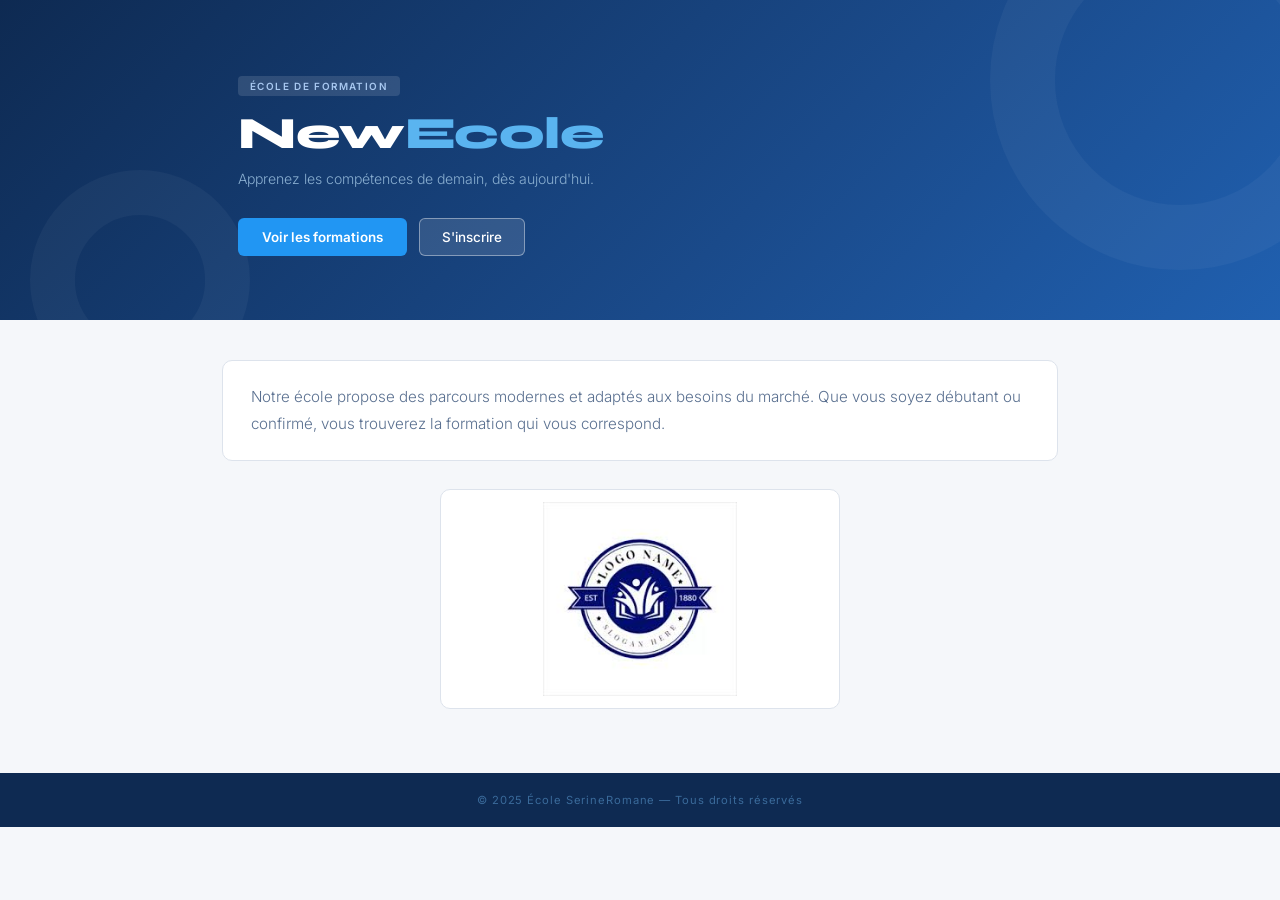
<file: index.html>
<!DOCTYPE html>
<html lang="fr">
<head>
  <meta charset="UTF-8">
  <meta name="viewport" content="width=device-width, initial-scale=1.0">
  <title>École New ecole — Accueil</title>
  <link rel="stylesheet" href="MonStyle.css">
</head>
<body>

  <header class="site-header">
    <div class="hdr-circle"></div>
    <div class="hdr-circle2"></div>
    <div class="hdr-inner">
      <div class="hdr-badge">École de formation</div>
      <h1 class="hdr-title">New<span>Ecole</span></h1>
      <p class="hdr-sub">Apprenez les compétences de demain, dès aujourd'hui.</p>
      <div class="hdr-btns">
        <a href="formations.html" class="btn-main">Voir les formations</a>
        <a href="insctiption.html" class="btn-outline">S'inscrire</a>
      </div>
    </div>
  </header>

  <div class="main-content">
    <div class="intro-card">
      <p>Notre école propose des parcours modernes et adaptés aux besoins du marché. Que vous soyez débutant ou confirmé, vous trouverez la formation qui vous correspond.</p>
    </div>
    <img src="photo/image.jpeg" alt="École SerineRomane">
  </div>

  <footer class="site-footer">
    © 2025 École SerineRomane — Tous droits réservés
  </footer>

</body>
</html>
</file>
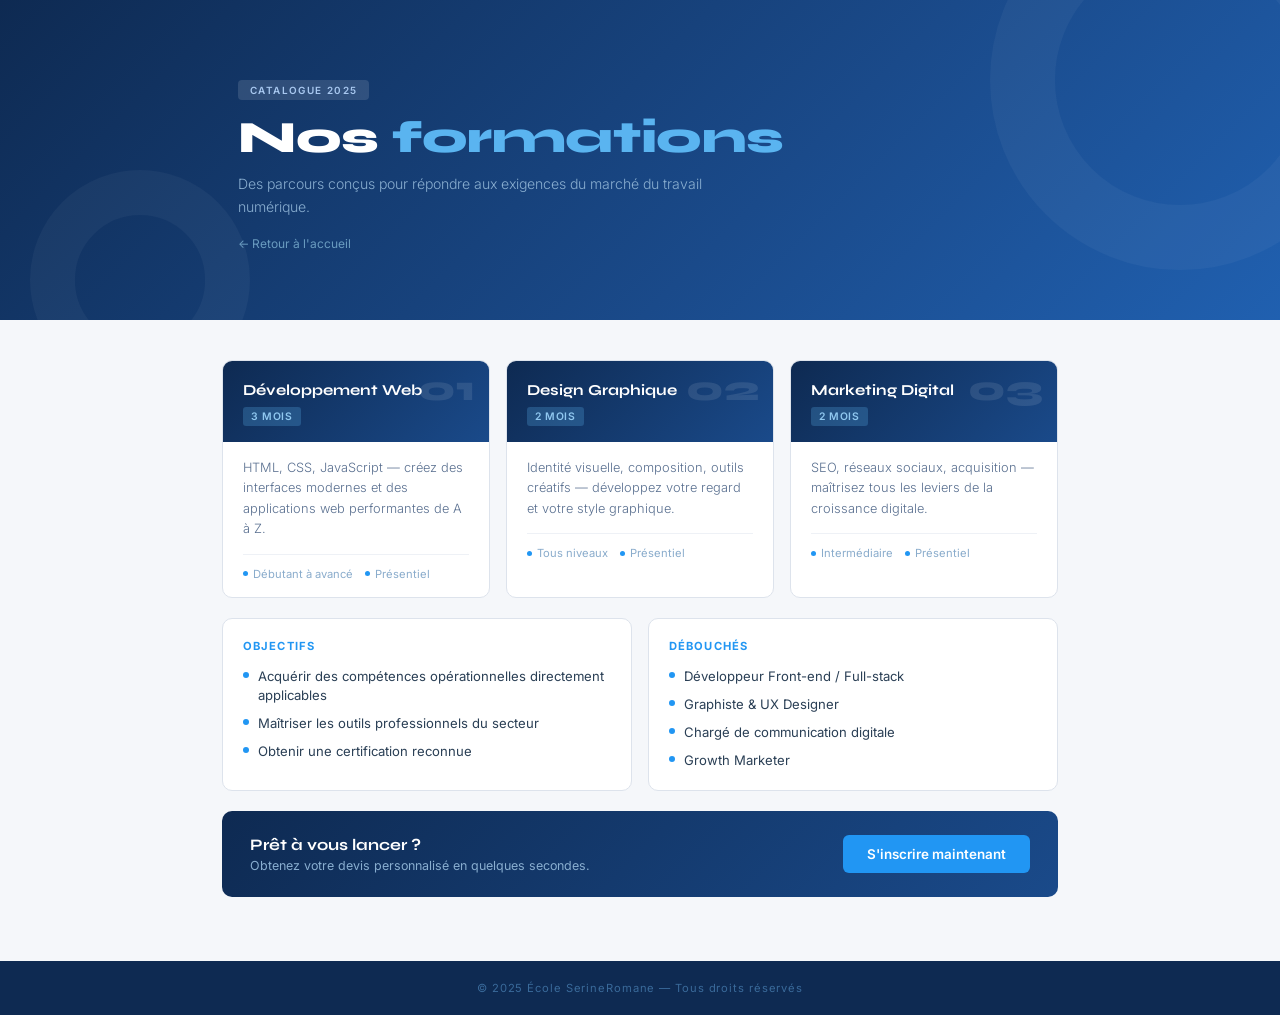
<file: formations.html>
<!DOCTYPE html>
<html lang="fr">
<head>
  <meta charset="UTF-8">
  <meta name="viewport" content="width=device-width, initial-scale=1.0">
  <title>Nos Formations — École SerineRomane</title>
  <link rel="stylesheet" href="MonStyle.css">
</head>
<body>

  <header class="site-header">
    <div class="hdr-circle"></div>
    <div class="hdr-circle2"></div>
    <div class="hdr-inner">
      <div class="hdr-badge">Catalogue 2025</div>
      <div class="hdr-title">Nos <span>formations</span></div>
      <div class="hdr-sub">Des parcours conçus pour répondre aux exigences du marché du travail numérique.</div>
      <a href="index.html" class="back-link">← Retour à l'accueil</a>
    </div>
  </header>

  <div class="main-content">

    <!-- Cards formations -->
    <div class="f-cards">
      <div class="f-card">
        <div class="f-card-top">
          <div class="f-card-num">01</div>
          <div class="f-card-title">Développement Web</div>
          <div class="f-card-tag">3 MOIS</div>
        </div>
        <div class="f-card-body">
          <div class="f-card-desc">HTML, CSS, JavaScript — créez des interfaces modernes et des applications web performantes de A à Z.</div>
          <div class="f-card-meta">
            <span class="f-meta-item"><span class="f-meta-dot"></span>Débutant à avancé</span>
            <span class="f-meta-item"><span class="f-meta-dot"></span>Présentiel</span>
          </div>
        </div>
      </div>

      <div class="f-card">
        <div class="f-card-top">
          <div class="f-card-num">02</div>
          <div class="f-card-title">Design Graphique</div>
          <div class="f-card-tag">2 MOIS</div>
        </div>
        <div class="f-card-body">
          <div class="f-card-desc">Identité visuelle, composition, outils créatifs — développez votre regard et votre style graphique.</div>
          <div class="f-card-meta">
            <span class="f-meta-item"><span class="f-meta-dot"></span>Tous niveaux</span>
            <span class="f-meta-item"><span class="f-meta-dot"></span>Présentiel</span>
          </div>
        </div>
      </div>

      <div class="f-card">
        <div class="f-card-top">
          <div class="f-card-num">03</div>
          <div class="f-card-title">Marketing Digital</div>
          <div class="f-card-tag">2 MOIS</div>
        </div>
        <div class="f-card-body">
          <div class="f-card-desc">SEO, réseaux sociaux, acquisition — maîtrisez tous les leviers de la croissance digitale.</div>
          <div class="f-card-meta">
            <span class="f-meta-item"><span class="f-meta-dot"></span>Intermédiaire</span>
            <span class="f-meta-item"><span class="f-meta-dot"></span>Présentiel</span>
          </div>
        </div>
      </div>
    </div>

    <!-- Objectifs & Débouchés -->
    <div class="f-details">
      <div class="f-detail-card">
        <div class="f-detail-title">Objectifs</div>
        <div class="f-detail-list">
          <div class="f-detail-item">Acquérir des compétences opérationnelles directement applicables</div>
          <div class="f-detail-item">Maîtriser les outils professionnels du secteur</div>
          <div class="f-detail-item">Obtenir une certification reconnue</div>
        </div>
      </div>
      <div class="f-detail-card">
        <div class="f-detail-title">Débouchés</div>
        <div class="f-detail-list">
          <div class="f-detail-item">Développeur Front-end / Full-stack</div>
          <div class="f-detail-item">Graphiste &amp; UX Designer</div>
          <div class="f-detail-item">Chargé de communication digitale</div>
          <div class="f-detail-item">Growth Marketer</div>
        </div>
      </div>
    </div>

    <!-- CTA -->
    <div class="cta-band">
      <div>
        <div class="cta-text">Prêt à vous lancer ?</div>
        <div class="cta-sub">Obtenez votre devis personnalisé en quelques secondes.</div>
      </div>
      <a href="inscription.html" class="btn-main">S'inscrire maintenant</a>
    </div>

  </div>

  <footer class="site-footer">
    © 2025 École SerineRomane — Tous droits réservés
  </footer>

</body>
</html>
</file>
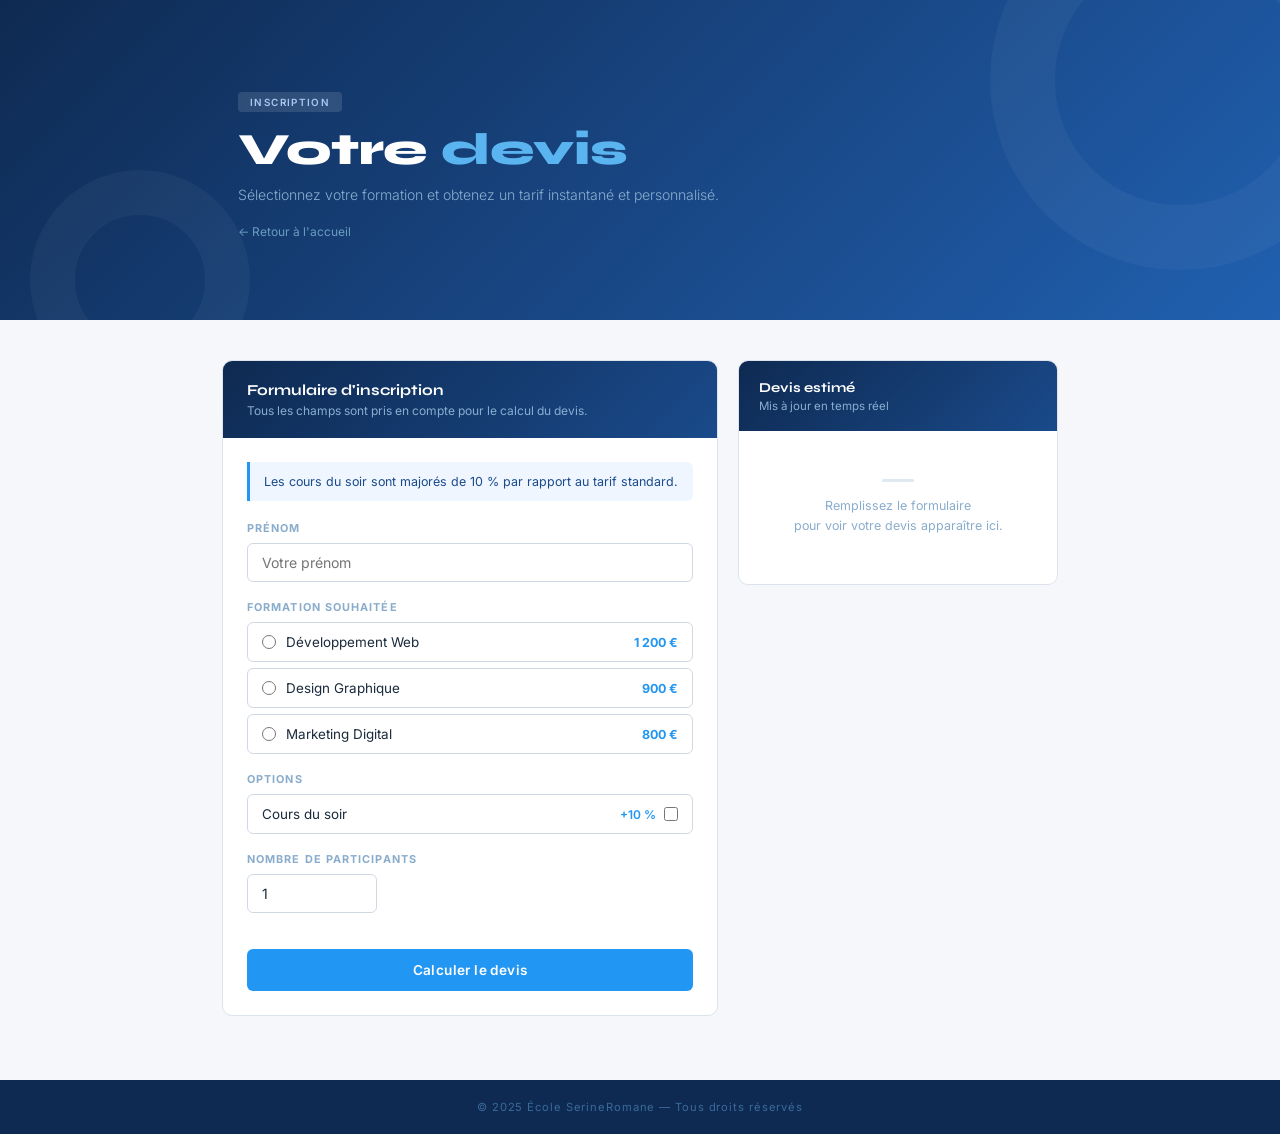
<file: insctiption.html>
<!DOCTYPE html>
<html lang="fr">
<head>
  <meta charset="UTF-8">
  <meta name="viewport" content="width=device-width, initial-scale=1.0">
  <title>Inscription — École SerineRomane</title>
  <link rel="stylesheet" href="MonStyle.css">
</head>
<body>

  <header class="site-header">
    <div class="hdr-circle"></div>
    <div class="hdr-circle2"></div>
    <div class="hdr-inner">
      <div class="hdr-badge">Inscription</div>
      <div class="hdr-title">Votre <span>devis</span></div>
      <div class="hdr-sub">Sélectionnez votre formation et obtenez un tarif instantané et personnalisé.</div>
      <a href="index.html" class="back-link">← Retour à l'accueil</a>
    </div>
  </header>

  <div class="main-content">
    <div class="insc-grid">

      <!-- Formulaire -->
      <div class="form-wrap">
        <div class="form-head">
          <div class="form-head-title">Formulaire d'inscription</div>
          <div class="form-head-sub">Tous les champs sont pris en compte pour le calcul du devis.</div>
        </div>
        <div class="form-body">

          <div class="alert-box">
            Les cours du soir sont majorés de 10 % par rapport au tarif standard.
          </div>

          <div class="fg">
            <label class="fg-lbl" for="prenom">Prénom</label>
            <input class="fg-inp" type="text" id="prenom" name="prenom" placeholder="Votre prénom">
          </div>

          <div class="fg">
            <label class="fg-lbl">Formation souhaitée</label>
            <div class="r-stack">
              <label class="r-opt" onclick="selectCard(this)">
                <span class="r-left"><input type="radio" name="formation" value="1200" data-nom="Développement Web"> Développement Web</span>
                <span class="r-price">1 200 €</span>
              </label>
              <label class="r-opt" onclick="selectCard(this)">
                <span class="r-left"><input type="radio" name="formation" value="900" data-nom="Design Graphique"> Design Graphique</span>
                <span class="r-price">900 €</span>
              </label>
              <label class="r-opt" onclick="selectCard(this)">
                <span class="r-left"><input type="radio" name="formation" value="800" data-nom="Marketing Digital"> Marketing Digital</span>
                <span class="r-price">800 €</span>
              </label>
            </div>
          </div>

          <div class="fg">
            <label class="fg-lbl">Options</label>
            <label class="chk-opt">
              <span>Cours du soir</span>
              <span class="chk-right">+10 % <input type="checkbox" id="soir" name="cours_soir"></span>
            </label>
          </div>

          <div class="fg">
            <label class="fg-lbl" for="participants">Nombre de participants</label>
            <input class="fg-inp" type="number" id="participants" name="participants" min="1" value="1" style="width:130px">
          </div>

          <button class="btn-calcul" type="button" onclick="calculerDevis()">Calculer le devis</button>

        </div>
      </div>

      <!-- Sidebar devis -->
      <div class="devis-wrap">
        <div class="devis-top">
          <div class="devis-top-title">Devis estimé</div>
          <div class="devis-top-sub">Mis à jour en temps réel</div>
        </div>
        <div class="devis-body">
          <div class="devis-empty" id="devis-empty">
            <div class="devis-empty-line"></div>
            <div class="devis-empty-txt">Remplissez le formulaire<br>pour voir votre devis apparaître ici.</div>
          </div>
          <div class="devis-res" id="devis-res">
            <div class="devis-amount-row">
              <span class="devis-amount" id="devis-montant"></span>
              <span class="devis-eur">€</span>
            </div>
            <div class="devis-rows">
              <div class="d-row"><span class="d-lbl">Formation</span><span class="d-val" id="d-nom"></span></div>
              <div class="d-row"><span class="d-lbl">Participants</span><span class="d-val" id="d-nb"></span></div>
              <div class="d-row" id="d-soir-row" style="display:none"><span class="d-lbl">Cours du soir</span><span class="d-val blue">+10 %</span></div>
            </div>
            <div class="devis-name" id="d-name" style="display:none"></div>
          </div>
        </div>
      </div>

    </div>
  </div>

  <footer class="site-footer">
    © 2025 École SerineRomane — Tous droits réservés
  </footer>

  <script>
    function selectCard(el) {
      document.querySelectorAll('.r-opt').forEach(c => c.classList.remove('sel'));
      el.classList.add('sel');
      setTimeout(() => {
        if (document.querySelector('input[name="formation"]:checked')) calculerDevis();
      }, 40);
    }

    function calculerDevis() {
      const prenom = document.getElementById('prenom').value.trim();
      const sel = document.querySelector('input[name="formation"]:checked');
      const soir = document.getElementById('soir').checked;
      const nb = Math.max(1, parseInt(document.getElementById('participants').value) || 1);

      if (!sel) { alert('Veuillez sélectionner une formation.'); return; }

      let total = parseInt(sel.value) * nb;
      if (soir) total = Math.round(total * 1.10);

      document.getElementById('devis-montant').textContent = total.toLocaleString('fr-FR');
      document.getElementById('d-nom').textContent = sel.dataset.nom;
      document.getElementById('d-nb').textContent = nb + ' participant' + (nb > 1 ? 's' : '');
      document.getElementById('d-soir-row').style.display = soir ? 'flex' : 'none';

      const nameEl = document.getElementById('d-name');
      if (prenom) { nameEl.textContent = 'Devis pour ' + prenom; nameEl.style.display = 'block'; }
      else { nameEl.style.display = 'none'; }

      document.getElementById('devis-empty').style.display = 'none';
      document.getElementById('devis-res').style.display = 'block';
    }

    document.querySelectorAll('#soir, #participants').forEach(el => {
      el.addEventListener('change', () => {
        if (document.querySelector('input[name="formation"]:checked')) calculerDevis();
      });
    });
  </script>

</body>
</html>
</file>
<file: MonStyle.css>
@import url('https://fonts.googleapis.com/css2?family=Syne:wght@700;800&family=Inter:wght@300;400;500;600&display=swap');

:root {
  --blue-dark:   #0e2a52;
  --blue-mid:    #1a4a8a;
  --blue-bright: #2196f3;
  --blue-hover:  #1976d2;
  --blue-light:  #eff6ff;
  --blue-muted:  #a8c8f0;
  --blue-soft:   #89aed0;
  --blue-accent: #5ab4f0;
  --bg:          #f5f7fa;
  --white:       #ffffff;
  --text:        #1a2b3c;
  --muted:       #5a7090;
  --light-muted: #8aaccc;
  --border:      #dde3ec;
  --border-soft: #eef1f6;
}

* { box-sizing: border-box; margin: 0; padding: 0; }

body {
  font-family: 'Inter', sans-serif;
  background: var(--bg);
  color: var(--text);
  min-height: 100vh;
}

/* ===== HEADER ===== */
.site-header {
  background: linear-gradient(135deg, var(--blue-dark) 0%, var(--blue-mid) 60%, #2060b0 100%);
  overflow: hidden;
  position: relative;
  min-height: 320px;
  display: flex;
  align-items: center;
}

.hdr-circle {
  position: absolute;
  width: 380px; height: 380px;
  border-radius: 50%;
  border: 65px solid rgba(255,255,255,.04);
  top: -110px; right: -90px;
  pointer-events: none;
}

.hdr-circle2 {
  position: absolute;
  width: 220px; height: 220px;
  border-radius: 50%;
  border: 45px solid rgba(255,255,255,.04);
  bottom: -70px; left: 30px;
  pointer-events: none;
}

.hdr-inner {
  position: relative;
  padding: 60px 48px 50px;
  z-index: 1; width: 100%;
  max-width: 900px;
  margin: 0 auto;
}

.hdr-badge {
  display: inline-block;
  background: rgba(255,255,255,.12);
  color: var(--blue-muted);
  font-size: .62rem; font-weight: 600;
  letter-spacing: .14em; text-transform: uppercase;
  padding: 4px 12px; border-radius: 4px;
  margin-bottom: 14px;
}

.hdr-title {
  font-family: 'Syne', sans-serif;
  font-size: clamp(1.8rem, 5vw, 2.8rem);
  font-weight: 800; color: #fff;
  line-height: 1.06; letter-spacing: -.01em;
}

.hdr-title span { color: #5ab4f0; }

.hdr-sub {
  font-size: .88rem; color: var(--blue-soft);
  margin-top: 10px; font-weight: 300;
  max-width: 520px; line-height: 1.65;
}

.hdr-btns {
  display: flex; gap: 12px;
  margin-top: 28px; flex-wrap: wrap;
  align-items: center;
}

.back-link {
  display: inline-flex; align-items: center; gap: 6px;
  margin-top: 18px; font-size: .75rem;
  color: #6a9cc0; text-decoration: none; cursor: pointer;
  transition: color .15s;
}
.back-link:hover { color: var(--blue-muted); }

/* ===== BUTTONS ===== */
.btn-main {
  display: inline-block;
  padding: 11px 24px;
  background: var(--blue-bright); color: #fff;
  border: none; border-radius: 6px;
  font-family: 'Inter', sans-serif;
  font-size: .84rem; font-weight: 600;
  cursor: pointer; transition: background .2s;
  text-decoration: none;
}
.btn-main:hover { background: var(--blue-hover); }

.btn-outline {
  display: inline-block;
  padding: 10px 22px;
  background: rgba(255,255,255,.12); color: #fff;
  border: 1.5px solid rgba(255,255,255,.4);
  border-radius: 6px;
  font-family: 'Inter', sans-serif;
  font-size: .84rem; font-weight: 500;
  cursor: pointer; transition: all .2s;
  text-decoration: none;
}
.btn-outline:hover { background: rgba(255,255,255,.22); }

/* ===== MAIN ===== */
.main-content {
  max-width: 900px;
  margin: 0 auto;
  padding: 40px 32px 64px;
}

/* ===== ACCUEIL ===== */
.intro-card {
  background: var(--white);
  border-radius: 10px;
  padding: 22px 28px; margin-bottom: 28px;
  border: .5px solid var(--border);
}
.intro-card p {
  font-size: .95rem; line-height: 1.8;
  color: var(--muted); font-weight: 300;
}

img {
  width: 100%; max-width: 400px; height: 220px;
  object-fit: contain; border-radius: 10px;
  display: block; margin: 0 auto;
  border: .5px solid var(--border);
  background: #fff;
  padding: 12px;
}

/* ===== FORMATIONS ===== */
.f-cards {
  display: grid;
  grid-template-columns: repeat(auto-fit, minmax(250px, 1fr));
  gap: 16px; margin-bottom: 20px;
}

.f-card {
  background: var(--white);
  border: .5px solid var(--border);
  border-radius: 10px; overflow: hidden;
  transition: transform .15s, border-color .2s;
}
.f-card:hover { transform: translateY(-3px); border-color: #90c8f0; }

.f-card-top {
  background: linear-gradient(135deg, var(--blue-dark), var(--blue-mid));
  padding: 20px 20px 16px; position: relative;
}
.f-card-num {
  font-family: 'Syne', sans-serif;
  font-size: 2.2rem; font-weight: 800;
  color: rgba(255,255,255,.1);
  position: absolute; top: 10px; right: 14px; line-height: 1;
}
.f-card-title {
  font-family: 'Syne', sans-serif;
  font-size: .95rem; font-weight: 700;
  color: #fff; position: relative; z-index: 1;
}
.f-card-tag {
  display: inline-block;
  background: rgba(91,180,240,.25); color: #90c8f0;
  font-size: .65rem; font-weight: 600;
  padding: 3px 8px; border-radius: 3px;
  margin-top: 8px; letter-spacing: .06em;
}
.f-card-body { padding: 16px 20px; }
.f-card-desc {
  font-size: .8rem; color: var(--muted);
  line-height: 1.6; font-weight: 300;
}
.f-card-meta {
  display: flex; gap: 12px;
  margin-top: 14px; padding-top: 12px;
  border-top: .5px solid var(--border-soft);
  flex-wrap: wrap;
}
.f-meta-item {
  font-size: .7rem; color: var(--light-muted);
  display: flex; align-items: center; gap: 5px;
}
.f-meta-dot {
  width: 5px; height: 5px; border-radius: 50%;
  background: var(--blue-bright); flex-shrink: 0;
}

/* Objectifs + Débouchés */
.f-details {
  display: grid;
  grid-template-columns: 1fr 1fr;
  gap: 16px; margin-bottom: 20px;
}
@media(max-width:600px){ .f-details { grid-template-columns: 1fr; } }

.f-detail-card {
  background: var(--white);
  border: .5px solid var(--border);
  border-radius: 10px; padding: 20px;
}
.f-detail-title {
  font-size: .7rem; font-weight: 700;
  letter-spacing: .1em; text-transform: uppercase;
  color: var(--blue-bright); margin-bottom: 14px;
}
.f-detail-list { display: flex; flex-direction: column; gap: 9px; }
.f-detail-item {
  display: flex; align-items: flex-start; gap: 9px;
  font-size: .82rem; color: #2a3f55; line-height: 1.45;
}
.f-detail-item::before {
  content: ''; width: 6px; height: 6px; border-radius: 50%;
  background: var(--blue-bright); flex-shrink: 0; margin-top: 5px;
}

/* CTA band */
.cta-band {
  background: linear-gradient(135deg, var(--blue-dark), var(--blue-mid));
  border-radius: 10px; padding: 24px 28px;
  display: flex; align-items: center;
  justify-content: space-between;
  gap: 16px; flex-wrap: wrap;
}
.cta-text {
  font-family: 'Syne', sans-serif;
  font-size: 1rem; font-weight: 700; color: #fff;
}
.cta-sub { font-size: .78rem; color: var(--blue-soft); margin-top: 4px; }

/* ===== RETOUR ===== */
.retour { padding: 20px 32px 0; }
.retour a {
  font-size: .75rem; color: #6a9cc0;
  text-decoration: none; cursor: pointer;
  display: inline-flex; align-items: center; gap: 6px;
  transition: color .15s;
}
.retour a:hover { color: var(--blue-muted); }

/* ===== INSCRIPTION ===== */
.insc-grid {
  display: grid;
  grid-template-columns: 1fr 320px;
  gap: 20px; align-items: start;
}
@media(max-width:680px){ .insc-grid { grid-template-columns: 1fr; } }

.form-wrap {
  background: var(--white);
  border: .5px solid var(--border);
  border-radius: 10px; overflow: hidden;
}
.form-head {
  background: linear-gradient(135deg, var(--blue-dark), var(--blue-mid));
  padding: 20px 24px;
}
.form-head-title {
  font-family: 'Syne', sans-serif;
  font-size: .95rem; font-weight: 700; color: #fff;
}
.form-head-sub { font-size: .75rem; color: var(--blue-soft); margin-top: 4px; }
.form-body { padding: 24px; }

.alert-box {
  background: var(--blue-light);
  border-left: 3px solid var(--blue-bright);
  padding: 10px 14px; font-size: .78rem;
  color: #1a4a8a; margin-bottom: 20px;
  line-height: 1.55; border-radius: 0 6px 6px 0;
}

.fg { margin-bottom: 18px; }
.fg-lbl {
  display: block; font-size: .68rem; font-weight: 700;
  letter-spacing: .1em; text-transform: uppercase;
  color: var(--light-muted); margin-bottom: 8px;
}
.fg-inp {
  width: 100%; padding: 10px 14px;
  border: .5px solid #d0d8e4; border-radius: 6px;
  font-family: 'Inter', sans-serif;
  font-size: .88rem; color: var(--text);
  outline: none; background: var(--white);
  transition: border-color .2s, box-shadow .2s;
}
.fg-inp:focus {
  border-color: var(--blue-bright);
  box-shadow: 0 0 0 3px rgba(33,150,243,.1);
}

.r-stack { display: flex; flex-direction: column; gap: 6px; }
.r-opt {
  display: flex; align-items: center;
  justify-content: space-between;
  padding: 11px 14px;
  border: .5px solid #d0d8e4; border-radius: 6px;
  cursor: pointer; transition: all .18s; background: var(--white);
}
.r-opt:hover { border-color: #90c8f0; background: #f0f8ff; }
.r-opt.sel { border-color: var(--blue-bright); background: var(--blue-light); }
.r-left { display: flex; align-items: center; gap: 10px; font-size: .84rem; color: var(--text); }
.r-left input { accent-color: var(--blue-bright); width: 14px; height: 14px; flex-shrink: 0; }
.r-price { font-size: .78rem; font-weight: 700; color: var(--blue-bright); }

.chk-opt {
  display: flex; align-items: center;
  justify-content: space-between;
  padding: 11px 14px;
  border: .5px solid #d0d8e4; border-radius: 6px;
  cursor: pointer; font-size: .84rem; color: var(--text);
  transition: border-color .18s; background: var(--white);
}
.chk-opt:hover { border-color: #90c8f0; }
.chk-right { display: flex; align-items: center; gap: 8px; font-size: .75rem; color: var(--blue-bright); font-weight: 600; }
.chk-right input { accent-color: var(--blue-bright); width: 14px; height: 14px; }

.btn-calcul {
  width: 100%; padding: 13px;
  background: var(--blue-bright); color: #fff;
  border: none; border-radius: 6px;
  font-family: 'Inter', sans-serif;
  font-size: .85rem; font-weight: 600;
  cursor: pointer; margin-top: 18px;
  transition: background .2s, transform .1s;
  letter-spacing: .03em;
}
.btn-calcul:hover { background: var(--blue-hover); }
.btn-calcul:active { transform: scale(.99); }

/* Sidebar devis */
.devis-wrap {
  background: var(--white);
  border: .5px solid var(--border);
  border-radius: 10px; overflow: hidden;
  position: sticky; top: 16px;
}
.devis-top {
  background: linear-gradient(135deg, var(--blue-dark), var(--blue-mid));
  padding: 18px 20px;
}
.devis-top-title {
  font-family: 'Syne', sans-serif;
  font-size: .85rem; font-weight: 700; color: #fff;
}
.devis-top-sub { font-size: .72rem; color: var(--blue-soft); margin-top: 3px; }
.devis-body { padding: 20px; }
.devis-empty { text-align: center; padding: 28px 0; }
.devis-empty-line {
  width: 32px; height: 3px;
  background: #e0e8f0; border-radius: 2px;
  margin: 0 auto 14px;
}
.devis-empty-txt { font-size: .78rem; color: var(--light-muted); line-height: 1.6; }

.devis-res { display: none; }
.devis-amount-row { display: flex; align-items: baseline; gap: 6px; margin-bottom: 4px; }
.devis-amount {
  font-family: 'Syne', sans-serif;
  font-size: 2.2rem; font-weight: 800;
  color: var(--blue-dark); line-height: 1;
}
.devis-eur {
  font-family: 'Syne', sans-serif;
  font-size: 1.1rem; font-weight: 700;
  color: var(--blue-bright);
}
.devis-rows { margin-top: 16px; border-top: .5px solid var(--border-soft); }
.d-row {
  display: flex; justify-content: space-between;
  padding: 9px 0; border-bottom: .5px solid #f0f4f8;
  font-size: .78rem;
}
.d-lbl { color: var(--light-muted); font-weight: 400; }
.d-val { color: var(--text); font-weight: 600; }
.d-val.blue { color: var(--blue-bright); }
.devis-name {
  margin-top: 14px; padding: 10px 12px;
  background: var(--blue-light); border-radius: 6px;
  font-size: .78rem; color: #1a4a8a;
  font-weight: 500; text-align: center;
}

/* ===== FOOTER ===== */
.site-footer {
  background: var(--blue-dark);
  color: #3a6a9a; text-align: center;
  padding: 20px; font-size: .7rem; letter-spacing: .08em;
}
</file>
